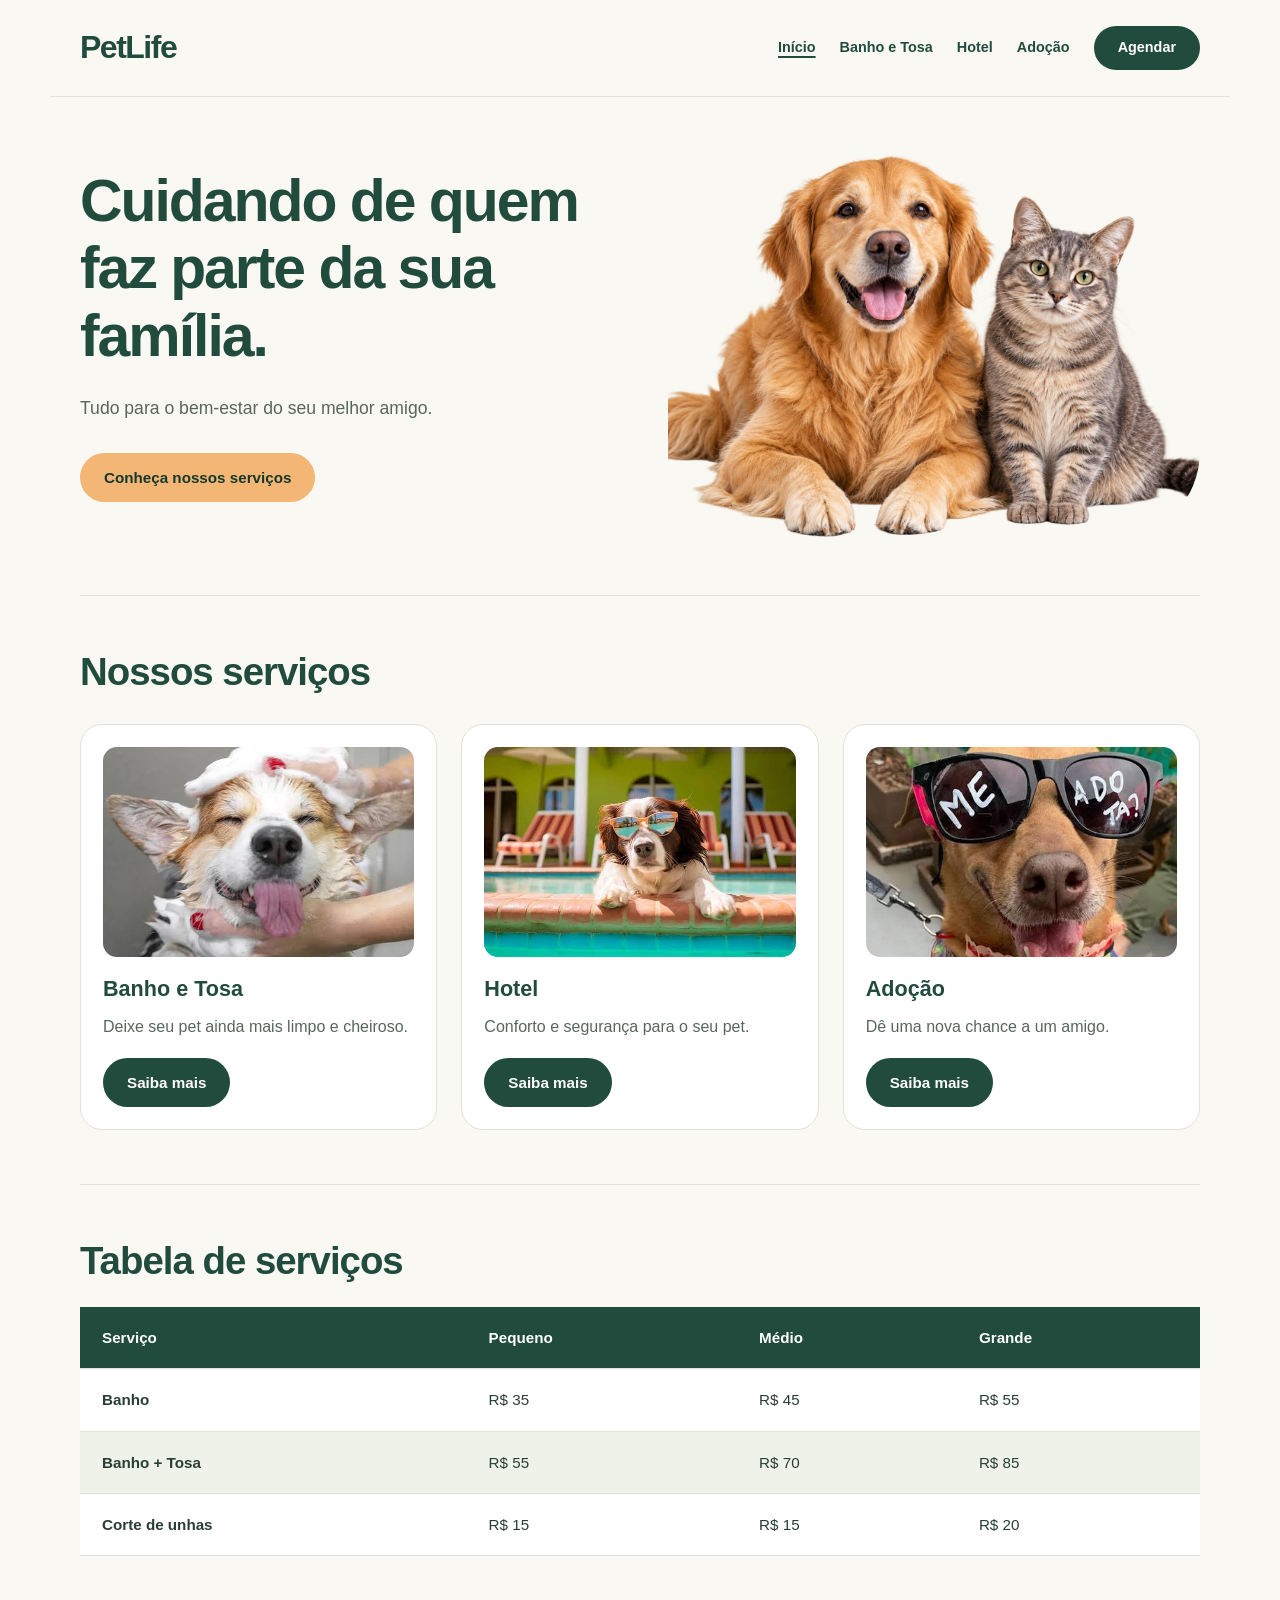
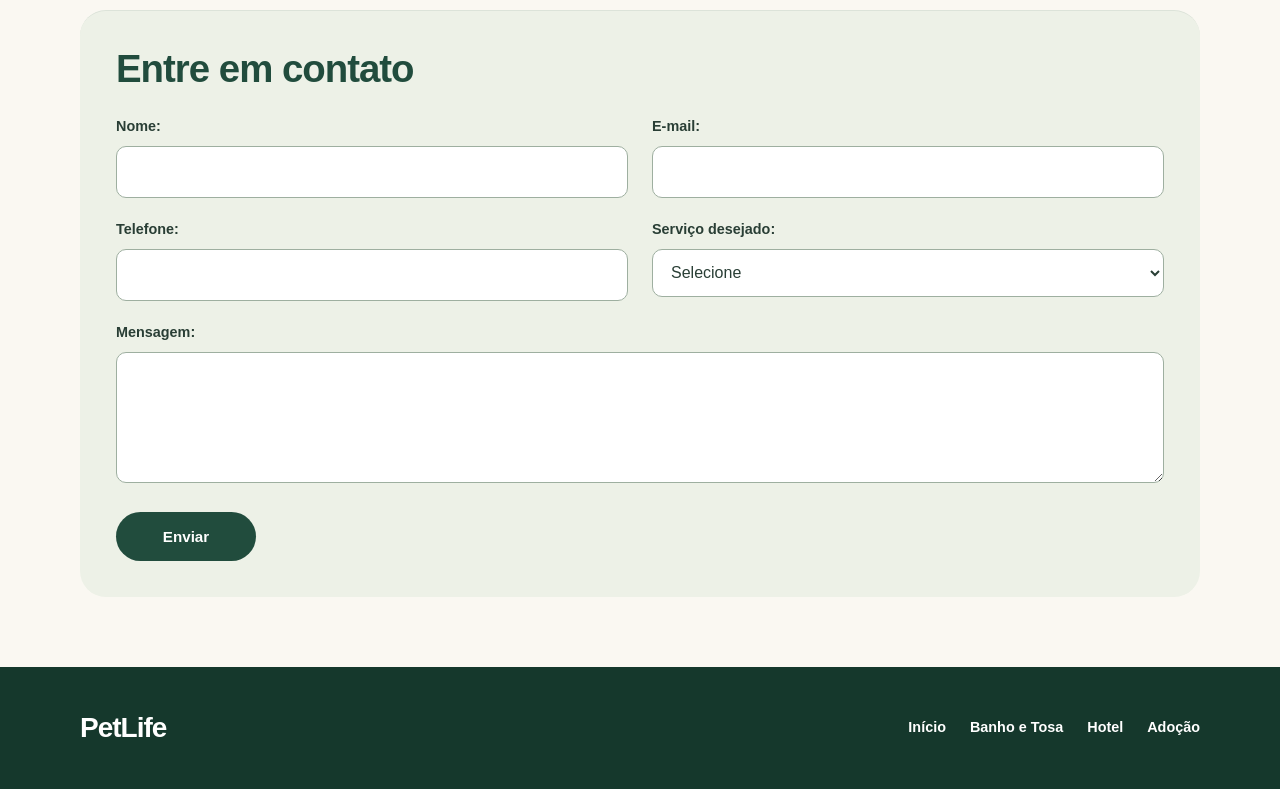
<file: index.html>
<!doctype html>
<html lang="pt-BR">
  <head>
    <meta charset="UTF-8" />
    <meta name="viewport" content="width=device-width, initial-scale=1.0" />
    <title>PetLife - Início</title>
      <link rel="stylesheet" href="style.css" />
</head>
  <body>
    <header>
      <h1>PetLife</h1>
      <nav aria-label="Menu principal">
        <a href="index.html" aria-current="page">Início</a>
        <a href="banho-tosa.html">Banho e Tosa</a>
        <a href="hotel.html">Hotel</a>
        <a href="adocao.html">Adoção</a>
        <a href="#contato">Agendar</a>
      </nav>
    </header>
    <main>
      <section class="hero">
        <h2>Cuidando de quem faz parte da sua família.</h2>
        <p>Tudo para o bem-estar do seu melhor amigo.</p>
        <img
          src="cao-gato.png"
          alt="Um cachorro e um gato juntos"
          width="400"
        />
        <p>
          <a href="#servicos">Conheça nossos serviços</a>
        </p>
      </section>
      <section id="servicos" class="cards">
        <h2>Nossos serviços</h2>
        <article>
          <img src="banho.png" alt="Cachorro tomando banho" width="250" />

          <h3>Banho e Tosa</h3>
          <p>Deixe seu pet ainda mais limpo e cheiroso.</p>
          <a href="banho-tosa.html">Saiba mais</a>
        </article>
        <article>
          <img src="hotel.png" alt="Cachorro em uma casinha" width="250" />

          <h3>Hotel</h3>
          <p>Conforto e segurança para o seu pet.</p>
          <a href="hotel.html">Saiba mais</a>
        </article>
        <article>
          <img src="adocao.png" alt="Animal à espera de adoção" width="250" />

          <h3>Adoção</h3>
          <p>Dê uma nova chance a um amigo.</p>
          <a href="adocao.html">Saiba mais</a>
        </article>
      </section>
      <section>
        <h2>Tabela de serviços</h2>
        <table>
          <thead>
            <tr>
              <th scope="col">Serviço</th>
              <th scope="col">Pequeno</th>
              <th scope="col">Médio</th>
              <th scope="col">Grande</th>
            </tr>
          </thead>
          <tbody>
            <tr>
              <th scope="row">Banho</th>
              <td>R$ 35</td>
              <td>R$ 45</td>
              <td>R$ 55</td>
            </tr>
            <tr>
              <th scope="row">Banho + Tosa</th>
              <td>R$ 55</td>
              <td>R$ 70</td>
              <td>R$ 85</td>
            </tr>
            <tr>
              <th scope="row">Corte de unhas</th>
              <td>R$ 15</td>
              <td>R$ 15</td>
              <td>R$ 20</td>
            </tr>
          </tbody>
        </table>
      </section>
      <section id="contato">
        <h2>Entre em contato</h2>
        <form>
          <p>
            <label for="nome">Nome:</label>
            <input type="text" id="nome" name="nome" />
          </p>
          <p>
            <label for="email">E-mail:</label>
            <input type="email" id="email" name="email" />
          </p>
          <p>
            <label for="telefone">Telefone:</label>
            <input type="tel" id="telefone" name="telefone" />
          </p>
          <p>
            <label for="servico">Serviço desejado:</label>

            <select id="servico" name="servico">
              <option value="">Selecione</option>
              <option value="banho">Banho</option>
              <option value="banho-tosa">Banho e Tosa</option>
              <option value="corte-unhas">Corte de unhas</option>
              <option value="hotel">Hotel</option>
            </select>
          </p>
          <p>
            <label for="mensagem">Mensagem:</label>
            <br />
            <textarea
              id="mensagem"
              name="mensagem"
              rows="4"
              cols="30"
            ></textarea>
          </p>
          <button type="button">Enviar</button>
        </form>
      </section>
    </main>
    <footer>
      <p><strong>PetLife</strong></p>
      <nav aria-label="Menu do rodapé">
        <a href="index.html" aria-current="page">Início</a>
        <a href="banho-tosa.html">Banho e Tosa</a>
        <a href="hotel.html">Hotel</a>
        <a href="adocao.html">Adoção</a>
      </nav>
    </footer>
  </body>
</html>
</file>
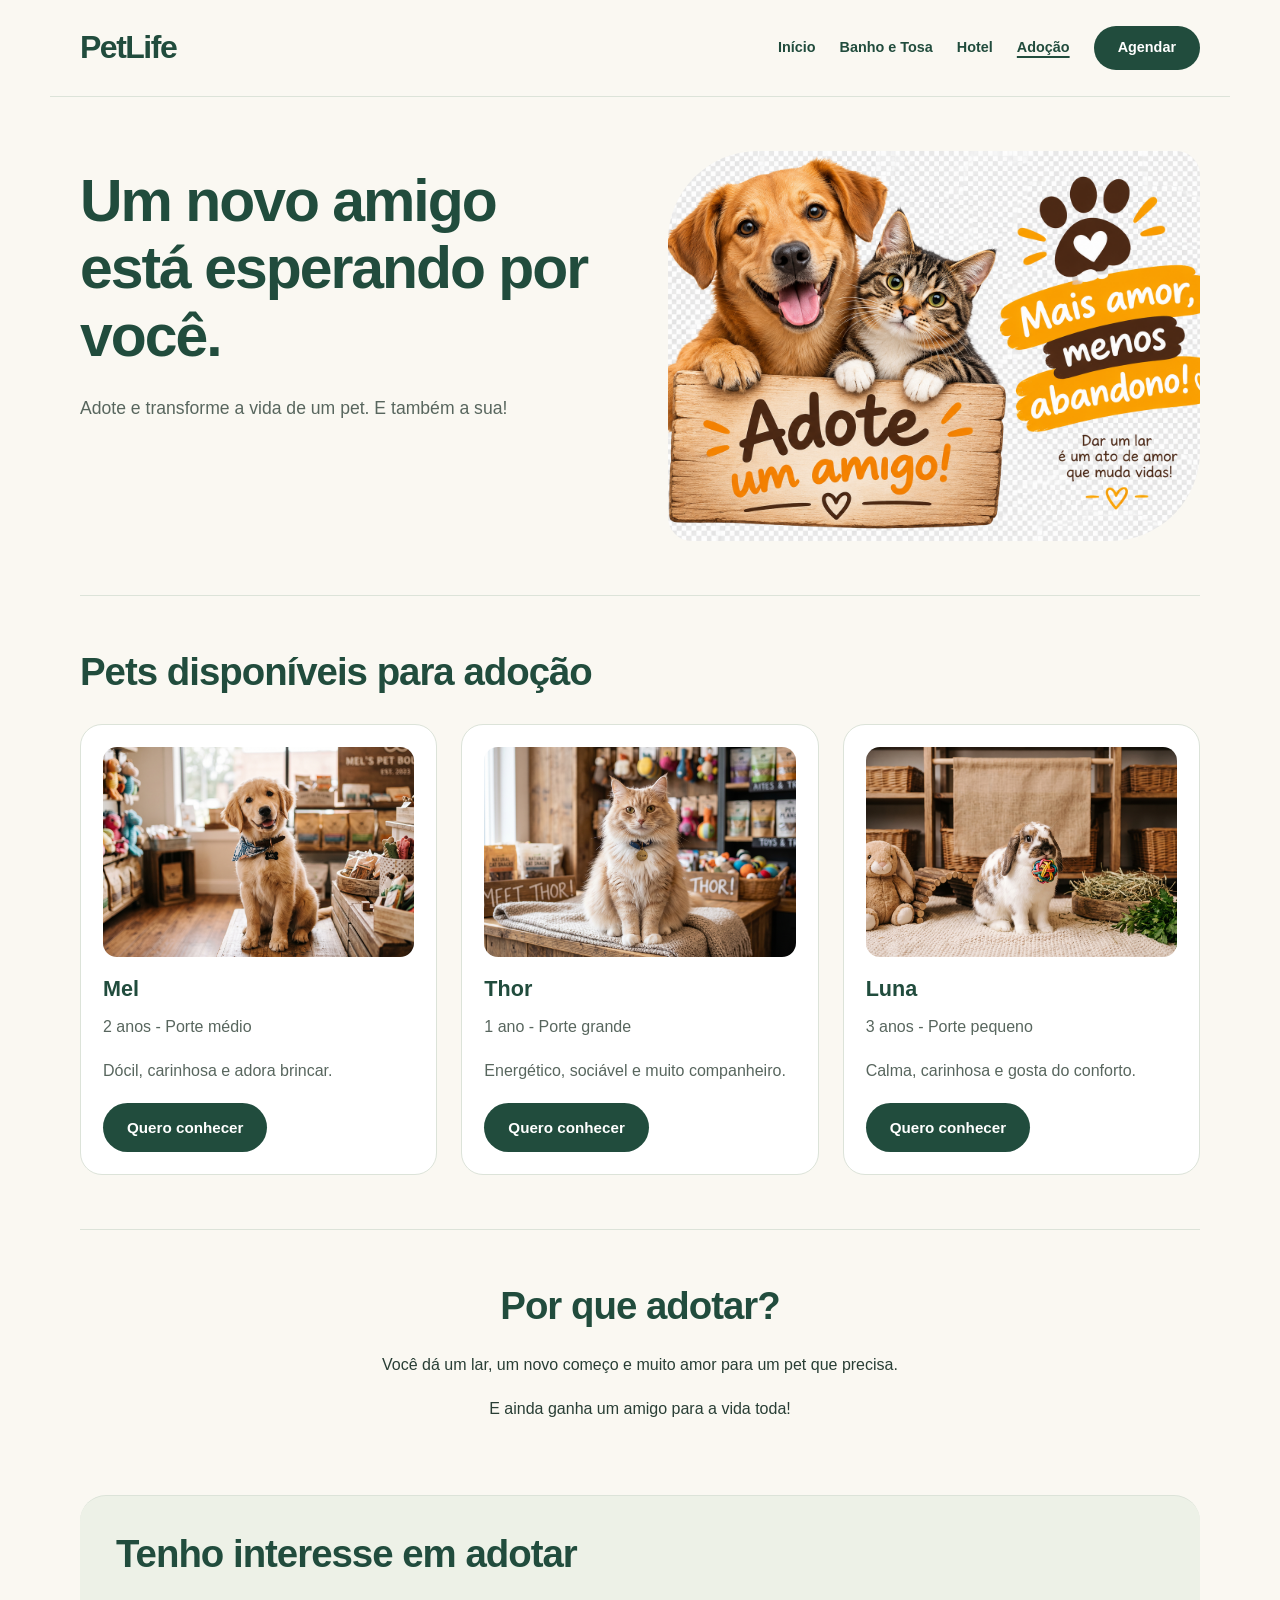
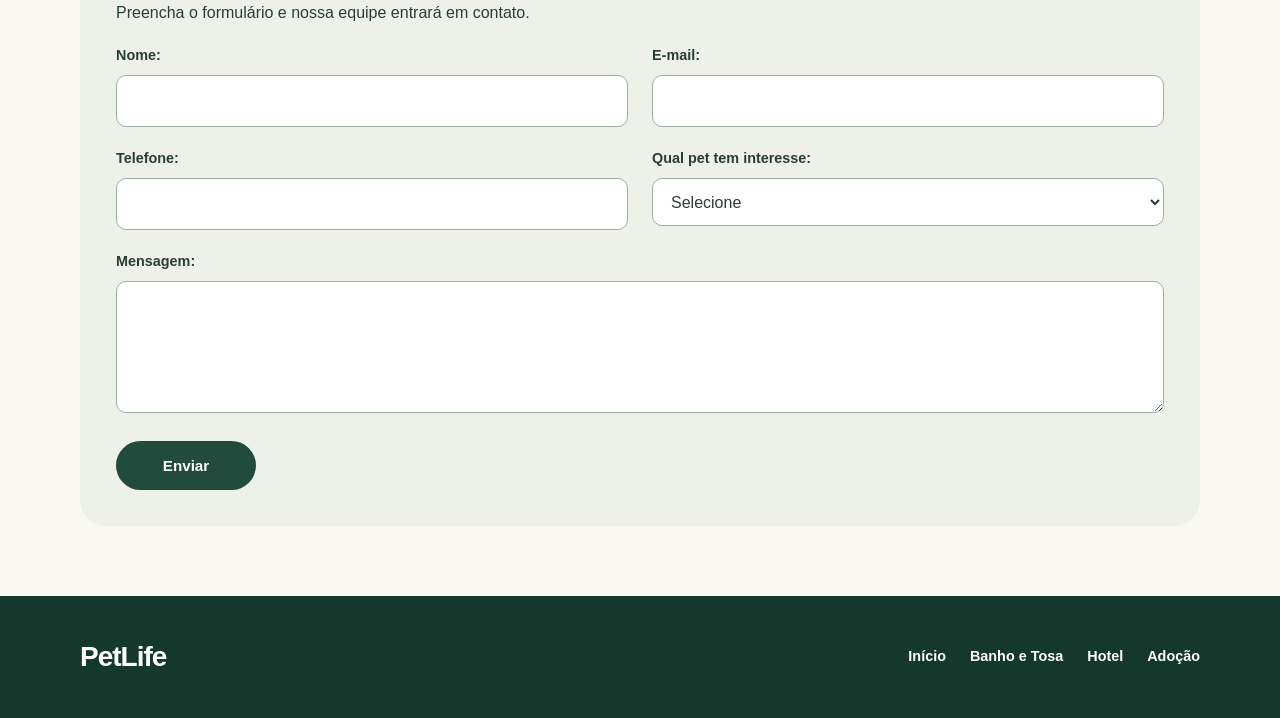
<file: adocao.html>
<!doctype html>
<html lang="pt-BR">

<head>
    <meta charset="UTF-8" />
    <meta name="viewport" content="width=device-width, initial-scale=1.0" />
    <title>PetLife - Adoção</title>
    <link rel="stylesheet" href="style.css" />
</head>

<body>

    <header>

        <h1>PetLife</h1>

        <nav aria-label="Menu principal">

            <a href="index.html">Início</a>
            <a href="banho-tosa.html">Banho e Tosa</a>
            <a href="hotel.html">Hotel</a>
            <a href="adocao.html" aria-current="page">Adoção</a>
            <a href="index.html#contato">Agendar</a>

        </nav>

    </header>


    <main>

        <section class="hero">

            <h2>
                Um novo amigo está esperando por você.
            </h2>

            <p>
                Adote e transforme a vida de um pet.
                E também a sua!
            </p>

            <img
                src="Imagem_adocao1.png"
                alt="Animal à espera de adoção"
                width="400"
            />

        </section>


        <section class="cards">

            <h2>Pets disponíveis para adoção</h2>


            <article>

                <img
                    src="mel.png"
                    alt="Mel, cachorro disponível para adoção"
                    width="250"
                />

                <h3>Mel</h3>

                <p>
                    2 anos - Porte médio
                </p>

                <p>
                    Dócil, carinhosa e adora brincar.
                </p>

                <a href="#formulario">
                    Quero conhecer
                </a>

            </article>


            <article>

                <img
                    src="thor.png"
                    alt="Thor, cachorro disponível para adoção"
                    width="250"
                />

                <h3>Thor</h3>

                <p>
                    1 ano - Porte grande
                </p>

                <p>
                    Energético, sociável e muito companheiro.
                </p>

                <a href="#formulario">
                    Quero conhecer
                </a>

            </article>


            <article>

                <img
                    src="luna.png"
                    alt="Luna, gata disponível para adoção"
                    width="250"
                />

                <h3>Luna</h3>

                <p>
                    3 anos - Porte pequeno
                </p>

                <p>
                    Calma, carinhosa e gosta do conforto.
                </p>

                <a href="#formulario">
                    Quero conhecer
                </a>

            </article>

        </section>


        <section class="chamada">

            <h2>Por que adotar?</h2>

            <p>
                Você dá um lar, um novo começo e muito amor
                para um pet que precisa.
            </p>

            <p>
                E ainda ganha um amigo para a vida toda!
            </p>

        </section>


        <section id="formulario">

            <h2>Tenho interesse em adotar</h2>

            <p>
                Preencha o formulário e nossa equipe entrará em contato.
            </p>


            <form>

                <p>

                    <label for="nome">
                        Nome:
                    </label>

                    <input
                        type="text"
                        id="nome"
                        name="nome"
                    />

                </p>


                <p>

                    <label for="email">
                        E-mail:
                    </label>

                    <input
                        type="email"
                        id="email"
                        name="email"
                    />

                </p>


                <p>

                    <label for="telefone">
                        Telefone:
                    </label>

                    <input
                        type="tel"
                        id="telefone"
                        name="telefone"
                    />

                </p>


                <p>

                    <label for="pet">
                        Qual pet tem interesse:
                    </label>

                    <select
                        id="pet"
                        name="pet"
                    >

                        <option value="">
                            Selecione
                        </option>

                        <option value="mel">
                            Mel
                        </option>

                        <option value="thor">
                            Thor
                        </option>

                        <option value="luna">
                            Luna
                        </option>

                    </select>

                </p>


                <p>

                    <label for="mensagem">
                        Mensagem:
                    </label>

                    <br />

                    <textarea
                        id="mensagem"
                        name="mensagem"
                        rows="4"
                        cols="30"
                    ></textarea>

                </p>


                <button type="button">
                    Enviar
                </button>

            </form>

        </section>

    </main>


    <footer>

        <p>
            <strong>PetLife</strong>
        </p>

        <nav aria-label="Menu do rodapé">

            <a href="index.html">Início</a>
            <a href="banho-tosa.html">Banho e Tosa</a>
            <a href="hotel.html">Hotel</a>
            <a href="adocao.html" aria-current="page">Adoção</a>

        </nav>

    </footer>

</body>

</html>
</file>
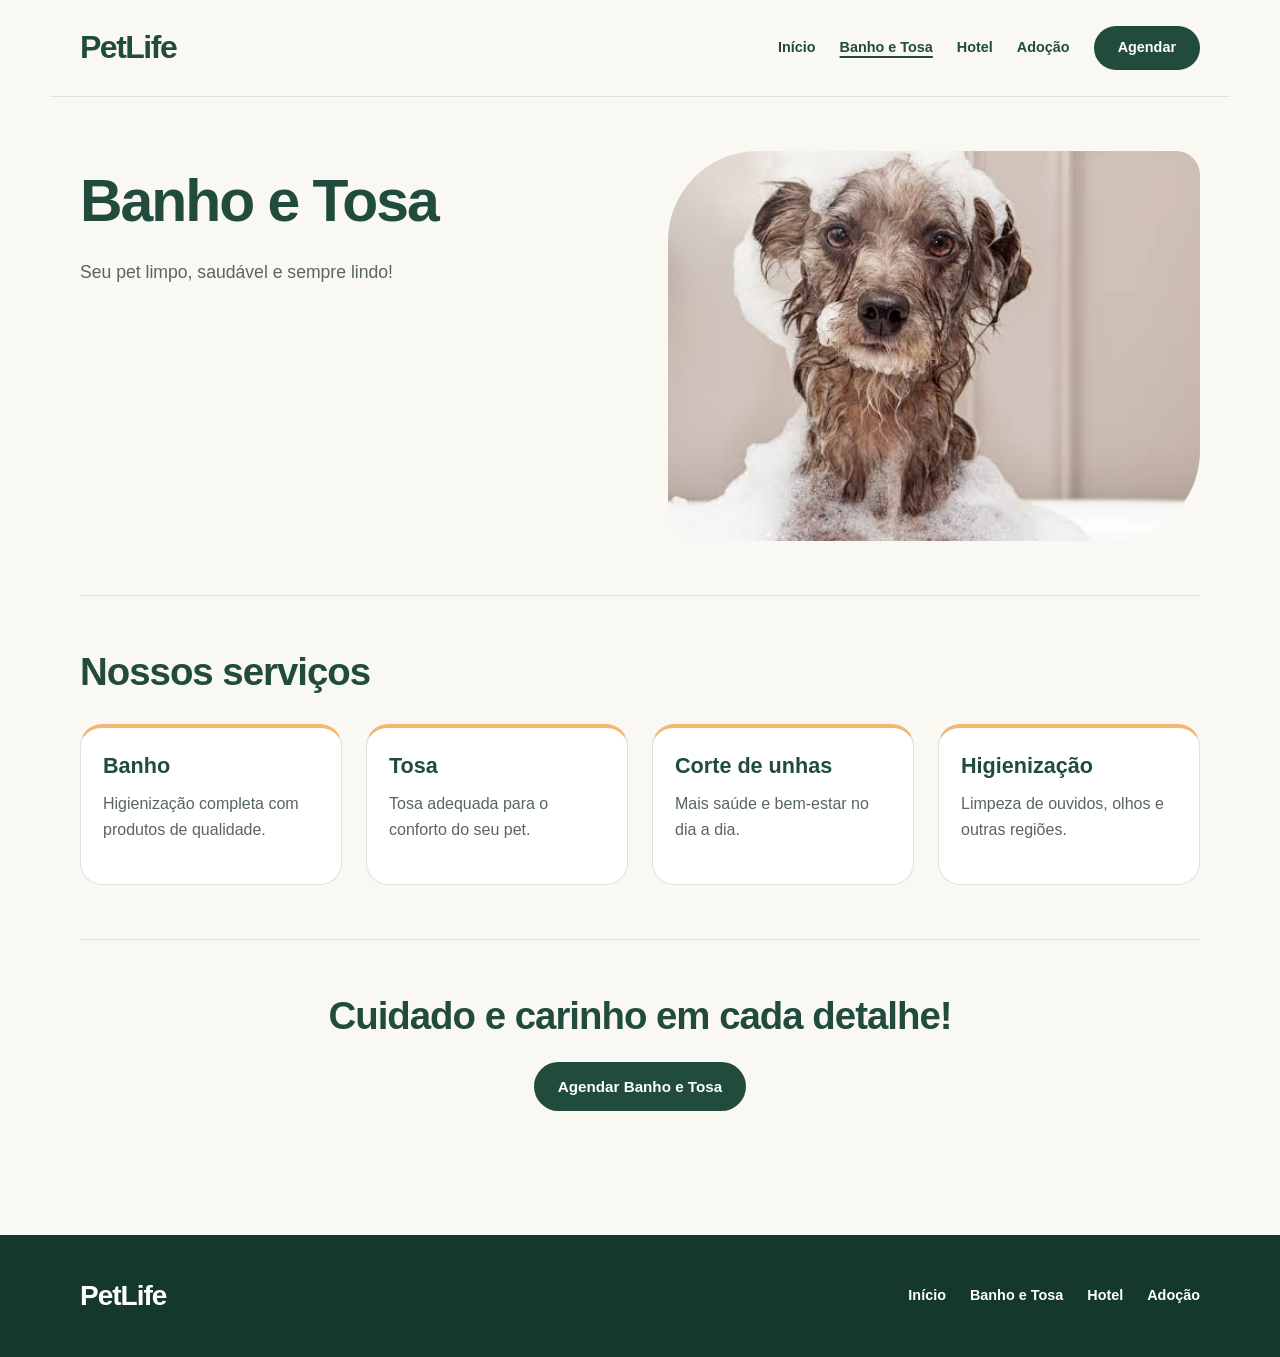
<file: banho-tosa.html>
<!doctype html>
<html lang="pt-BR">
  <head>
    <meta charset="UTF-8" />
    <meta name="viewport" content="width=device-width, initial-scale=1.0" />
    <title>PetLife - Banho e Tosa</title>
      <link rel="stylesheet" href="style.css" />
</head>
  <body>
    <header>
      <h1>PetLife</h1>
      <nav aria-label="Menu principal">
        <a href="index.html">Início</a>
        <a href="banho-tosa.html" aria-current="page">Banho e Tosa</a>
        <a href="hotel.html">Hotel</a>
        <a href="adocao.html">Adoção</a>
        <a href="index.html#contato">Agendar</a>
      </nav>
    </header>
    <main>
      <section class="hero">
        <h1>Banho e Tosa</h1>
        <p>Seu pet limpo, saudável e sempre lindo!</p>
        <img src="banho2.png" alt="Cachorro tomando banho" width="400" />
      </section>
      <section class="cards cards-quatro">
        <h2>Nossos serviços</h2>
        <article>
          <h3>Banho</h3>
          <p>Higienização completa com produtos de qualidade.</p>
        </article>
        <article>
          <h3>Tosa</h3>
          <p>Tosa adequada para o conforto do seu pet.</p>
        </article>
        <article>
          <h3>Corte de unhas</h3>
          <p>Mais saúde e bem-estar no dia a dia.</p>
        </article>
        <article>
          <h3>Higienização</h3>
          <p>Limpeza de ouvidos, olhos e outras regiões.</p>
        </article>
      </section>
      <section class="chamada">
        <h2>Cuidado e carinho em cada detalhe!</h2>
        <a href="index.html#contato">Agendar Banho e Tosa</a>
      </section>
    </main>
    <footer>
      <p><strong>PetLife</strong></p>

      <nav aria-label="Menu do rodapé">
        <a href="index.html">Início</a>
        <a href="banho-tosa.html" aria-current="page">Banho e Tosa</a>
        <a href="hotel.html">Hotel</a>
        <a href="adocao.html">Adoção</a>
      </nav>
    </footer>
  </body>
</html>
</file>
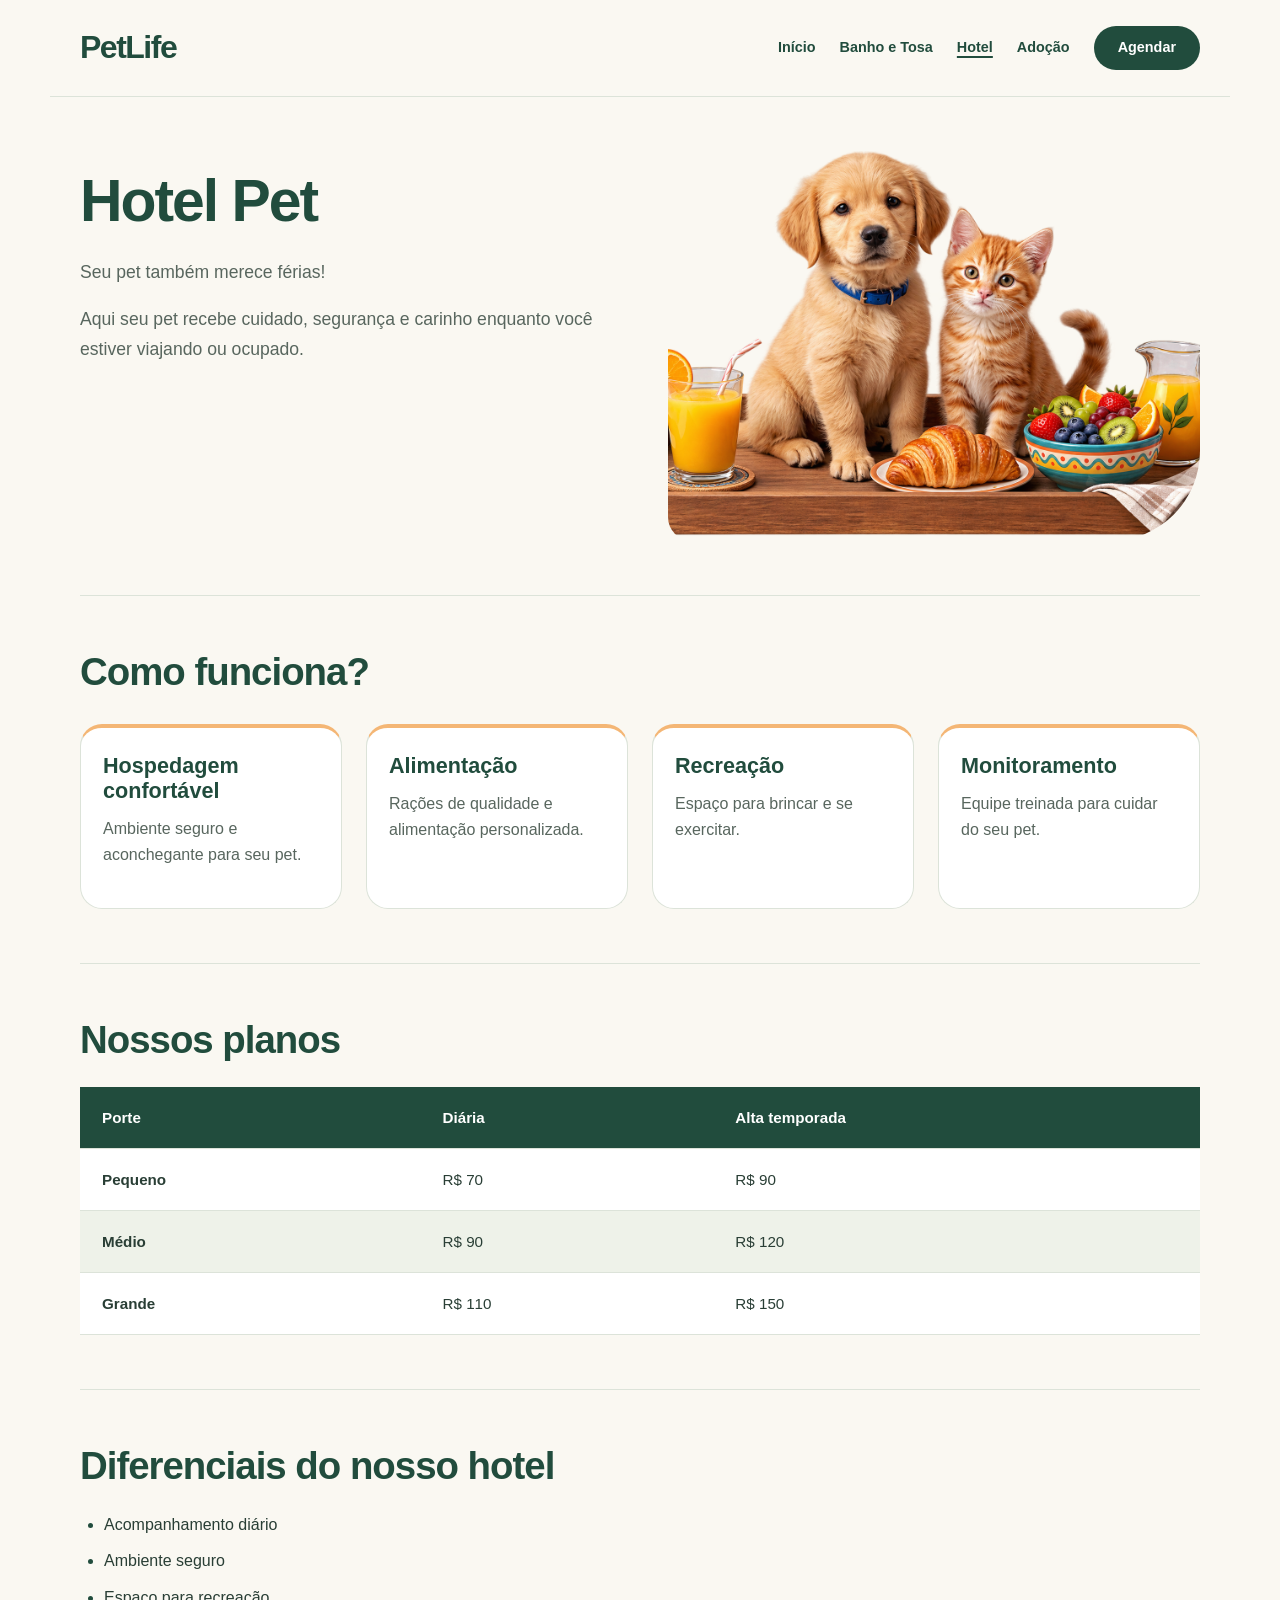
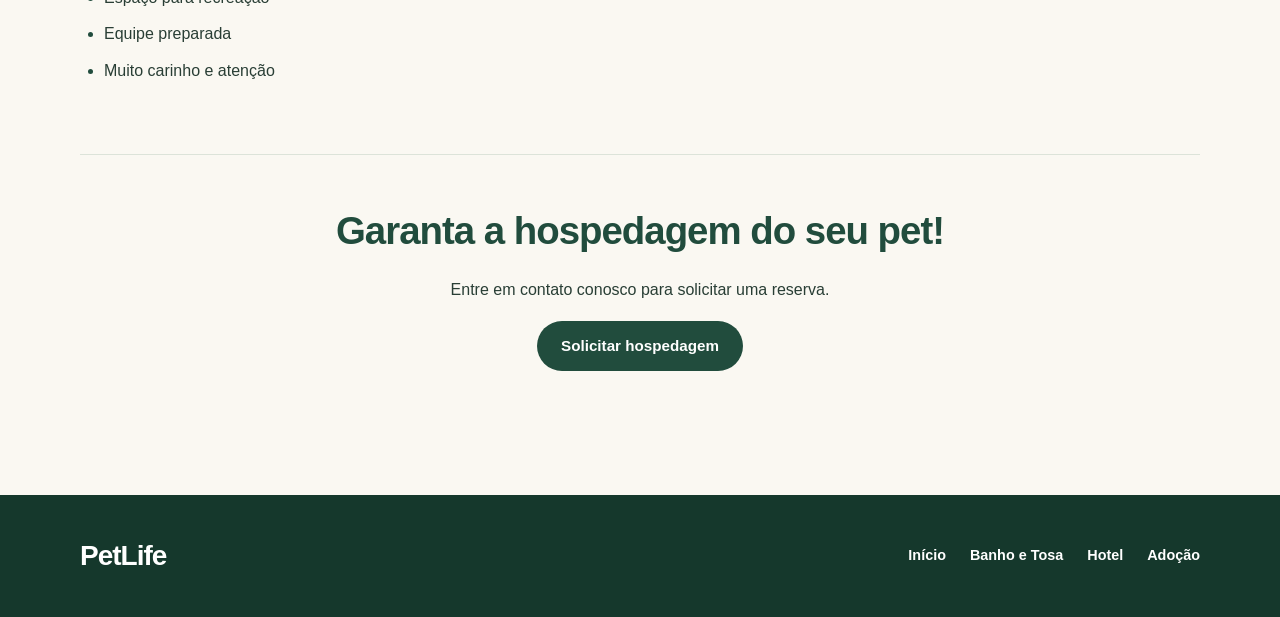
<file: hotel.html>
<!doctype html>
<html lang="pt-BR">

<head>
    <meta charset="UTF-8" />
    <meta name="viewport" content="width=device-width, initial-scale=1.0" />
    <title>PetLife - Hotel Pet</title>
    <link rel="stylesheet" href="style.css" />
</head>

<body>

    <header>

        <h1>PetLife</h1>

        <nav aria-label="Menu principal">
            <a href="index.html">Início</a>
            <a href="banho-tosa.html">Banho e Tosa</a>
            <a href="hotel.html" aria-current="page">Hotel</a>
            <a href="adocao.html">Adoção</a>
            <a href="index.html#contato">Agendar</a>
        </nav>

    </header>


    <main>

        <section class="hero">

            <h2>Hotel Pet</h2>

            <p>
                Seu pet também merece férias!
            </p>

            <p>
                Aqui seu pet recebe cuidado, segurança e carinho
                enquanto você estiver viajando ou ocupado.
            </p>

            <img
                src="cachorro_gato_hotel.png"
                alt="Cachorro e gato no hotel"
                width="400"
            />

        </section>


        <section class="cards cards-quatro">

            <h2>Como funciona?</h2>

            <article>

                <h3>Hospedagem confortável</h3>

                <p>
                    Ambiente seguro e aconchegante para seu pet.
                </p>

            </article>


            <article>

                <h3>Alimentação</h3>

                <p>
                    Rações de qualidade e alimentação personalizada.
                </p>

            </article>


            <article>

                <h3>Recreação</h3>

                <p>
                    Espaço para brincar e se exercitar.
                </p>

            </article>


            <article>

                <h3>Monitoramento</h3>

                <p>
                    Equipe treinada para cuidar do seu pet.
                </p>

            </article>

        </section>


        <section>

            <h2>Nossos planos</h2>

            <table>

                <thead>

                    <tr>
                        <th scope="col">Porte</th>
                        <th scope="col">Diária</th>
                        <th scope="col">Alta temporada</th>
                    </tr>

                </thead>


                <tbody>

                    <tr>
                        <th scope="row">Pequeno</th>
                        <td>R$ 70</td>
                        <td>R$ 90</td>
                    </tr>

                    <tr>
                        <th scope="row">Médio</th>
                        <td>R$ 90</td>
                        <td>R$ 120</td>
                    </tr>

                    <tr>
                        <th scope="row">Grande</th>
                        <td>R$ 110</td>
                        <td>R$ 150</td>
                    </tr>

                </tbody>

            </table>

        </section>


        <section>

            <h2>Diferenciais do nosso hotel</h2>

            <ul>

                <li>Acompanhamento diário</li>
                <li>Ambiente seguro</li>
                <li>Espaço para recreação</li>
                <li>Equipe preparada</li>
                <li>Muito carinho e atenção</li>

            </ul>

        </section>


        <section class="chamada">

            <h2>Garanta a hospedagem do seu pet!</h2>

            <p>
                Entre em contato conosco para solicitar uma reserva.
            </p>

            <a href="index.html#contato">
                Solicitar hospedagem
            </a>

        </section>

    </main>


    <footer>

        <p>
            <strong>PetLife</strong>
        </p>

        <nav aria-label="Menu do rodapé">

            <a href="index.html">Início</a>
            <a href="banho-tosa.html">Banho e Tosa</a>
            <a href="hotel.html" aria-current="page">Hotel</a>
            <a href="adocao.html">Adoção</a>

        </nav>

    </footer>

</body>

</html>
</file>
<file: style.css>
/* PetLife — CSS compartilhado pelas quatro páginas.
   As variáveis abaixo concentram as cores para facilitar alterações. */
:root {
    --verde: #214c3d;
    --verde-escuro: #15382c;
    --creme: #faf8f2;
    --laranja: #f4b675;
    --texto: #293e35;
    --texto-suave: #58665e;
    --borda: #dce3d9;
}

/* Base: padding e bordas entram na largura de cada elemento. */
* { box-sizing: border-box; }
html { scroll-behavior: smooth; }
body {
    margin: 0;
    background-color: var(--creme);
    color: var(--texto);
    font-family: Arial, Helvetica, sans-serif;
    font-size: 16px;
    line-height: 1.65;
}
img { display: block; max-width: 100%; height: auto; }
a { color: var(--verde); text-underline-offset: 4px; }
a:hover { text-decoration: underline; }
a, button, input, select, textarea { -webkit-tap-highlight-color: transparent; }
:focus-visible { outline: 3px solid #ae5716; outline-offset: 5px; }
h1, h2, h3 { color: var(--verde); line-height: 1.15; }
h2 { margin: 0 0 24px; font-size: clamp(1.65rem, 3vw, 2.4rem); letter-spacing: -1px; }
h3 { margin: 20px 0 12px; font-size: 1.35rem; }
p { margin: 0 0 18px; }

/* Cabeçalho e menu: flex organiza os itens em uma linha que pode quebrar. */
body > header {
    max-width: 1180px;
    margin: auto;
    padding: 26px 30px;
    display: flex;
    align-items: center;
    justify-content: space-between;
    gap: 24px;
    border-bottom: 1px solid var(--borda);
}
header h1 { margin: 0; font-size: 2rem; letter-spacing: -1.5px; }
nav { display: flex; flex-wrap: wrap; align-items: center; gap: 10px 24px; }
nav a { font-size: .9rem; font-weight: bold; text-decoration: none; }
header nav a { padding: 8px 0; }
header nav a[aria-current="page"] { text-decoration: underline; text-decoration-thickness: 2px; }
header nav a:last-child {
    padding: 10px 24px;
    background-color: var(--verde);
    color: white;
    border-radius: 30px;
}
header nav a:last-child:hover { background-color: var(--verde-escuro); }

/* Conteúdo centralizado, com respiro entre as seções. */
main { max-width: 1180px; margin: auto; padding: 0 30px 70px; }
main > section { padding: 54px 0; scroll-margin-top: 24px; }
main > section + section { border-top: 1px solid var(--borda); }

/* Destaque inicial: texto à esquerda e fotografia à direita. */
.hero {
    display: grid;
    grid-template-columns: 1fr 1fr;
    grid-template-rows: auto auto 1fr;
    column-gap: 56px;
    align-items: start;
}
.hero > h1, .hero > h2 {
    grid-column: 1;
    margin: 16px 0 24px;
    font-size: clamp(2.4rem, 4.6vw, 3.9rem);
    letter-spacing: -2px;
}
.hero > p { grid-column: 1; color: var(--texto-suave); font-size: 1.1rem; }
.hero > img {
    grid-column: 2;
    grid-row: 1 / 5;
    width: 100%;
    height: 390px;
    object-fit: cover;
    border-radius: 90px 24px 90px 24px;
}
.hero > p:last-child a, .chamada > a, article > a, button {
    display: inline-block;
    padding: 12px 24px;
    border: 0;
    border-radius: 30px;
    background-color: var(--verde);
    color: white;
    font: inherit;
    font-size: .95rem;
    font-weight: bold;
    text-decoration: none;
    cursor: pointer;
    transition: background-color .2s;
}
.hero > p:last-child a { margin-top: 12px; background-color: var(--laranja); color: var(--verde-escuro); }
.hero > p:last-child a:hover { background-color: #edaa64; }
.chamada > a:hover, article > a:hover, button:hover { background-color: var(--verde-escuro); }

/* Cards: cada article é um serviço ou pet; o título ocupa a linha toda. */
.cards { display: grid; grid-template-columns: repeat(3, minmax(0, 1fr)); gap: 24px; }
.cards > h2 { grid-column: 1 / -1; margin-bottom: 6px; }
.cards-quatro { grid-template-columns: repeat(4, minmax(0, 1fr)); }
article {
    display: flex;
    flex-direction: column;
    align-items: flex-start;
    min-width: 0;
    padding: 22px;
    background-color: white;
    border: 1px solid var(--borda);
    border-radius: 22px;
}
article > img { width: 100%; height: 210px; object-fit: cover; border-radius: 14px; }
article > p { color: var(--texto-suave); }
article > a { margin-top: auto; }
.cards-quatro article { border-top: 4px solid var(--laranja); }
.cards-quatro h3 { margin-top: 4px; }

/* Tabelas: cabeçalho verde, linhas alternadas e valores bem alinhados. */
table { width: 100%; border-collapse: collapse; background-color: white; font-size: .95rem; }
th, td { padding: 18px 22px; border-bottom: 1px solid var(--borda); text-align: left; }
thead { background-color: var(--verde); color: white; }
tbody tr:nth-child(even) { background-color: #eef2e9; }
tbody tr:hover { background-color: #e3ecdc; }

/* Formulários: labels acima dos campos e duas colunas no computador. */
#contato, #formulario { padding: 36px; background-color: #edf1e7; border-radius: 26px; }
form { display: grid; grid-template-columns: 1fr 1fr; gap: 20px 24px; }
form p { min-width: 0; margin: 0; }
form p:last-of-type { grid-column: 1 / -1; }
label { display: block; margin-bottom: 7px; font-size: .9rem; font-weight: bold; }
input, select, textarea {
    width: 100%;
    min-height: 48px;
    padding: 12px 14px;
    border: 1px solid #9eafa0;
    border-radius: 10px;
    background-color: white;
    color: var(--texto);
    font: inherit;
}
textarea { min-height: 130px; resize: vertical; }
form br { display: none; }
form button { justify-self: start; min-width: 140px; }

/* Chamadas e rodapé seguem a mesma identidade visual. */
.chamada { text-align: center; }
ul { padding-left: 24px; }
li { margin-bottom: 10px; }
li::marker { color: var(--verde); }
body > footer {
    display: flex;
    flex-wrap: wrap;
    justify-content: space-between;
    align-items: center;
    gap: 24px;
    padding: 38px max(30px, calc((100% - 1120px) / 2));
    background-color: var(--verde-escuro);
    color: white;
}
footer p { margin: 0; font-size: 1.75rem; letter-spacing: -1px; }
footer a { color: white; }

/* Responsividade: reorganiza o conteúdo para tablets e celulares. */
@media (max-width: 900px) {
    body > header { flex-direction: column; align-items: flex-start; }
    .hero { column-gap: 28px; }
    .hero > img { height: 360px; }
    .cards-quatro { grid-template-columns: repeat(2, minmax(0, 1fr)); }
}
@media (max-width: 650px) {
    body > header { padding: 22px 20px; gap: 18px; }
    nav { gap: 10px 18px; }
    header nav a:last-child { padding: 8px 18px; }
    main { padding: 0 20px 40px; }
    main > section { padding: 36px 0; }
    .hero { display: flex; flex-direction: column; gap: 8px; }
    .hero > h1, .hero > h2 { font-size: 2.5rem; letter-spacing: -1.3px; }
    .hero > img { height: auto; max-height: 360px; border-radius: 50px 18px; }
    .cards, .cards-quatro, form { grid-template-columns: 1fr; }
    article > img { height: auto; max-height: 320px; }
    #contato, #formulario { padding: 26px 18px; }
    th, td { padding: 12px 7px; font-size: .8rem; overflow-wrap: anywhere; }
    body > footer { padding: 30px 20px; }
}
@media (prefers-reduced-motion: reduce) {
    html { scroll-behavior: auto; }
    a, button { transition: none; }
}
</file>
